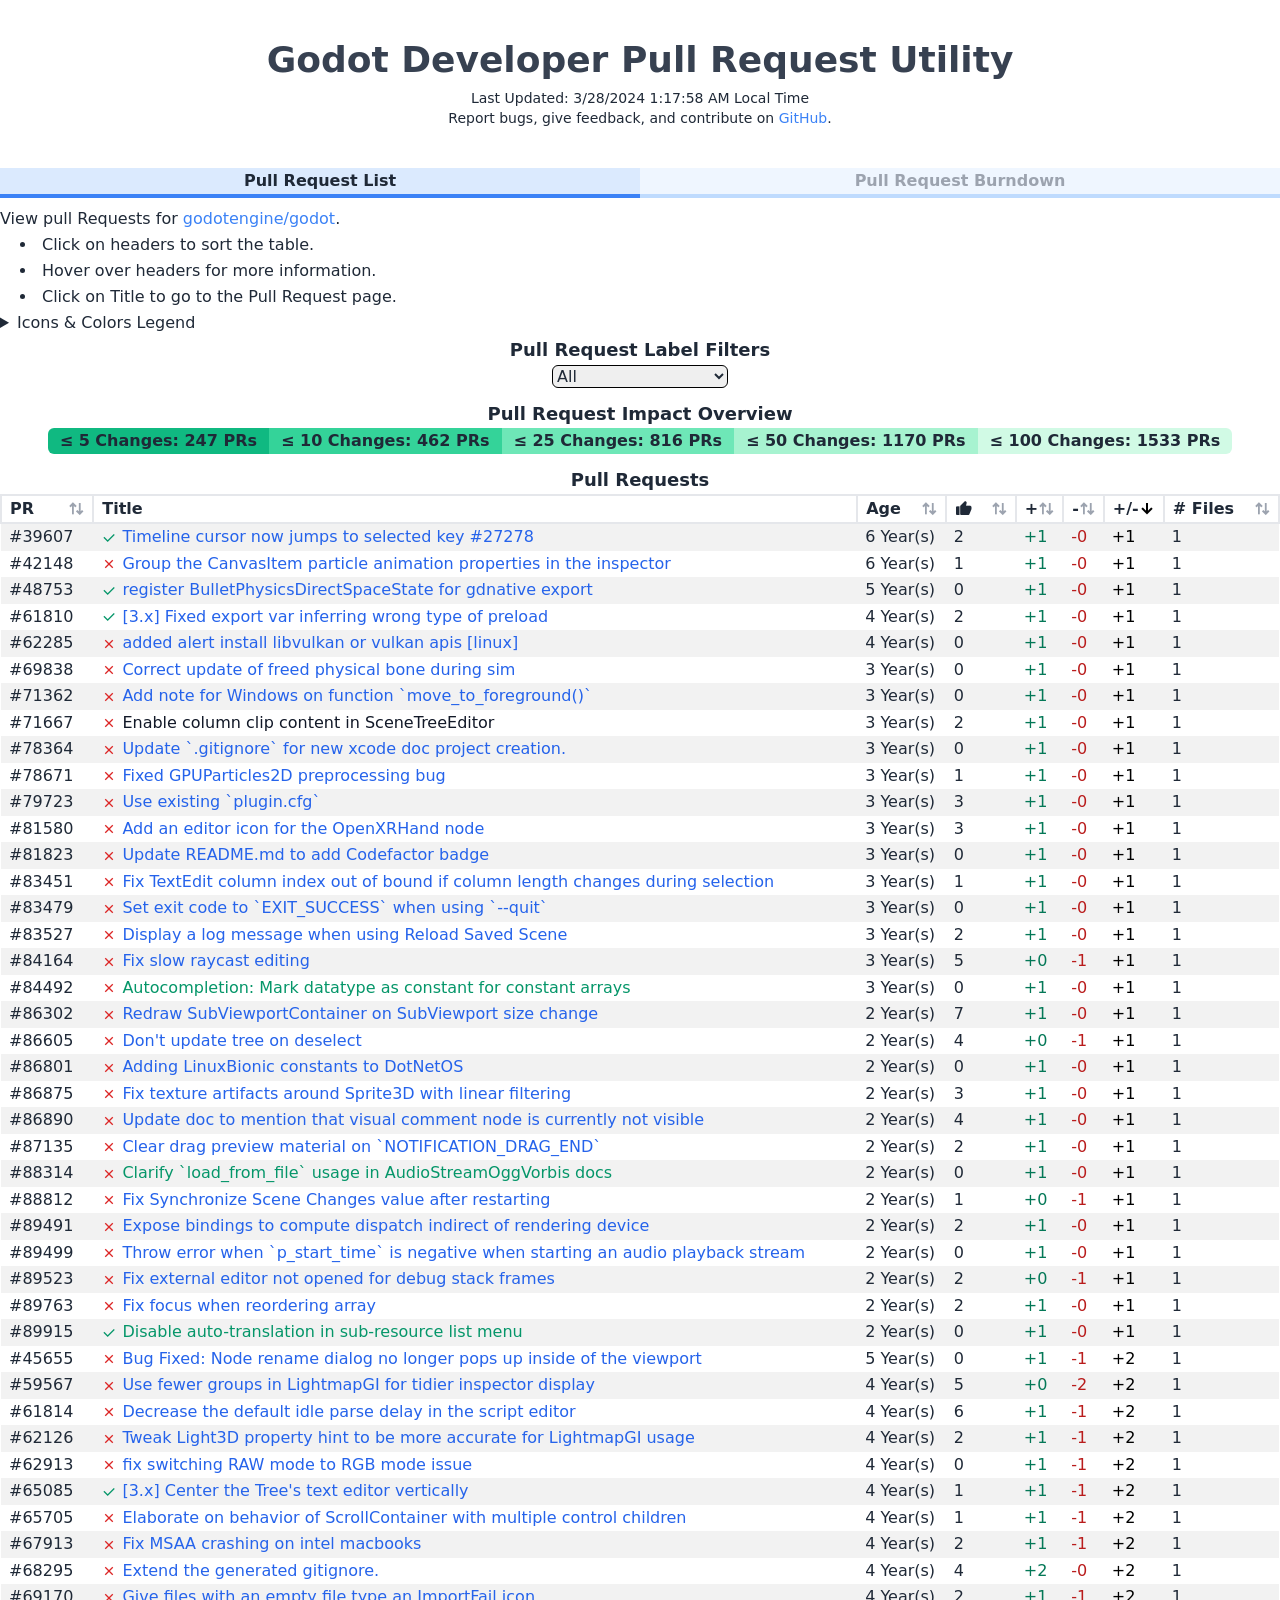
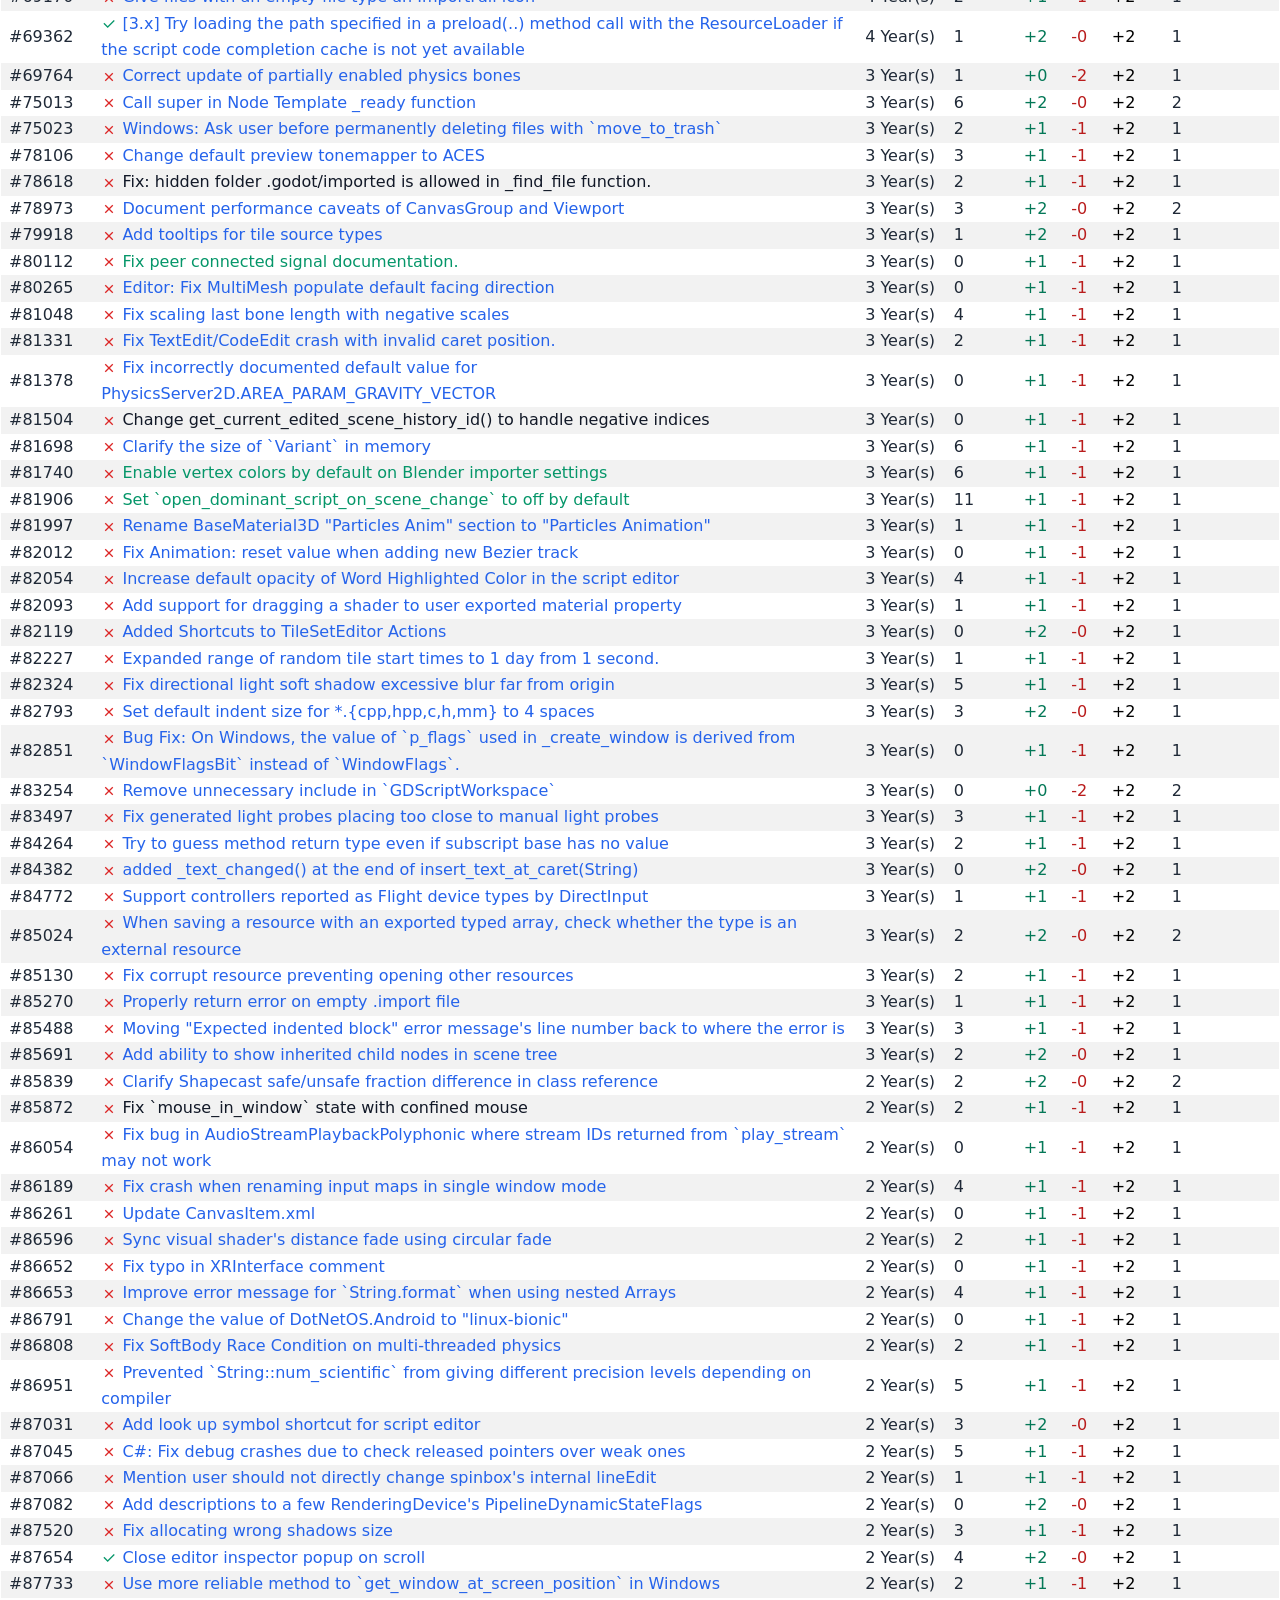
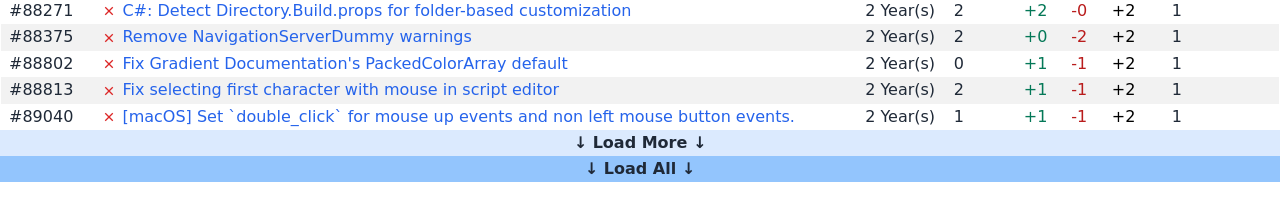
<file: index.html>
<!DOCTYPE html>
<html lang="en">
	<head>
		<meta charset="UTF-8" />
		<meta name="viewport" content="width=device-width, initial-scale=1.0" />
		<meta name="author" content="Godot Engine" />
		<meta name="description" content="View Godot Pull Requests" />
		<title>Godot Pull Requests</title>
		<link rel="icon" href="favicon.png" />
		<link rel="stylesheet" href="css/main.css" />
		<link rel="stylesheet" href="thirdparty/tailwind.min.css" />
		<link rel="stylesheet" href="thirdparty/remixicon/remixicon.css" />
		<script defer src="thirdparty/ky.umd.min.js"></script>
		<script defer src="thirdparty/alpine.min.js"></script>
		<script defer src="thirdparty/chartjs.min.js"></script>
		<script defer src="thirdparty/luxon.min.js"></script>
		<script defer src="thirdparty/chartjs-adapter-luxon.js"></script>
		<script defer src="thirdparty/chartjs-plugin-annotation.min.js"></script>
		<script src="js/index.js"></script>
	</head>
	<body
		x-data="page()"
		x-init="loadPrs()"
		class="max-w-screen-xl mx-auto font-sans leading-relaxed text-gray-800"
	>
		<main class="container mx-auto">
			<div class="my-10">
				<h1 class="font-bold text-4xl text-center text-gray-700">
					Godot Developer Pull Request Utility
				</h1>
				<p x-show="dataLoaded" class="mt-2 text-center text-sm">
					<span>Last Updated: </span>
					<span
						x-text="`${new Date(metadata.LastUpdated).toLocaleDateString()} ${new Date(metadata.LastUpdated).toLocaleTimeString()} Local Time`"
					></span>
				</p>

				<p class="text-center text-sm">
					Report bugs, give feedback, and contribute on
					<a
						class="text-blue-500"
						href="https://github.com/EricEzaM/godot-github-overview"
						>GitHub</a
					>.
				</p>
			</div>

			<div class="flex mb-2">
				<button
					@click="currentPage = 0"
					:class="{'border-blue-500 bg-blue-100': currentPage === 0, 'border-blue-200 bg-blue-50 text-gray-400 hover:text-gray-800': currentPage !== 0}"
					class="flex-1 border-b-4 font-bold"
				>
					Pull Request List
				</button>
				<button
					@click="currentPage = 1; generateBurndownPage()"
					:class="{'border-blue-500 bg-blue-100': currentPage === 1, 'border-blue-200 bg-blue-50 text-gray-400 hover:text-gray-800': currentPage !== 1}"
					class="flex-1 border-b-4 font-bold"
				>
					Pull Request Burndown
				</button>
			</div>

			<div x-show="currentPage === 0" class="mb-4">
				<p>
					View pull Requests for
					<a class="text-blue-500" href="https://github.com/godotengine/godot"
						>godotengine/godot</a
					>.
				</p>

				<ul class="list-disc list-inside pl-5">
					<li>Click on headers to sort the table.</li>
					<li>Hover over headers for more information.</li>
					<li>Click on Title to go to the Pull Request page.</li>
				</ul>

				<details>
					<summary>Icons & Colors Legend</summary>

					<div class="ml-1 pl-5 border-l-2 border-black">
						<p>
							<span class="text-blue-600">PR is ready for review</span> /
							<span class="text-gray-900">PR is in draft status</span> /
							<span class="text-green-600"
								>PR has been reviewed & approved</span
							>
						</p>
						<div>
							<i class="ri-check-line align-middle text-green-600"></i
							><span>PR is Mergeable</span>
						</div>
						<div>
							<i class="ri-close-line align-middle text-red-600"></i
							><span>PR is not Mergeable</span>
						</div>
					</div>
				</details>

				<div x-show="!dataLoaded" class="w-full text-center text-2xl mt-3">
					<span>Data Loading...</span>
					<i class="ml-3 absolute loading-spinner ri-refresh-fill"></i>
				</div>

				<template x-if="dataLoaded">
					<div>
						<div>
							<h3 class="text-center font-bold text-lg">
								Pull Request Label Filters
							</h3>
							<div class="text-center">
								<select
									class="mb-3 border border-black rounded-md"
									@change="onLabelFilterToggled($event.target.value)"
								>
									<option value="">All</option>

									<template
										x-for="prefix in [...new Set(labels.map(l => l.prefix))]"
									>
										<optgroup :label="prefix === '' ? 'General' : prefix">
											<template
												x-for="label in labels.filter(l => l.prefix == prefix)"
											>
												<option
													x-text="label.suffix"
													:value="label.name"
												></option>
											</template>
										</optgroup>
									</template>
								</select>
							</div>

							<h3 class="text-center font-bold text-lg">
								Pull Request Impact Overview
							</h3>
							<div class="flex mb-3">
								<div class="flex mx-auto">
									<div class="px-3 flex-initial bg-green-500 rounded-l-md">
										<span class="font-semibold">&leq; 5 Changes: </span>
										<span
											class="font-bold"
											x-text="`${prs.filter(pr => pr.changes <= 5).length} PRs`"
										></span>
									</div>
									<div class="px-3 flex-initial bg-green-400">
										<span class="font-semibold">&leq; 10 Changes: </span>
										<span
											class="font-bold"
											x-text="`${prs.filter(pr => pr.changes <= 10).length} PRs`"
										></span>
									</div>
									<div class="px-3 flex-initial bg-green-300">
										<span class="font-semibold">&leq; 25 Changes: </span>
										<span
											class="font-bold"
											x-text="`${prs.filter(pr => pr.changes <= 25).length} PRs`"
										></span>
									</div>
									<div class="px-3 flex-initial bg-green-200">
										<span class="font-semibold">&leq; 50 Changes: </span>
										<span
											class="font-bold"
											x-text="`${prs.filter(pr => pr.changes <= 50).length} PRs`"
										></span>
									</div>
									<div class="px-3 flex-initial bg-green-100 rounded-r-md">
										<span class="font-semibold">&leq; 100 Changes: </span>
										<span
											class="font-bold"
											x-text="`${prs.filter(pr => pr.changes <= 100).length} PRs`"
										></span>
									</div>
								</div>
							</div>
						</div>
						<h3 class="text-center font-bold text-lg">Pull Requests</h3>
						<table>
							<thead>
								<tr class="text-left">
									<th @click="sortPullRequests('number')">
										<div
											title="Pull Request Number. Higher = newer, lower = older."
										>
											<span>PR</span>
											<i x-spread="sortingIconClasses('number')"></i>
										</div>
									</th>
									<th>
										<div
											title="Title. Icon Tick = Mergeable, Icon Cross = Not Mergeable."
										>
											<span>Title</span>
										</div>
									</th>
									<th @click="sortPullRequests('createdAtUtc')">
										<div title="Time since Pull Request was created.">
											<span class="mr-5">Age</span>
											<i x-spread="sortingIconClasses('createdAtUtc')"></i>
										</div>
									</th>
									<th @click="sortPullRequests('totalPositiveReactions')">
										<div
											title="Total positive reactions on the Pull Request, with no double-counting of users who reacted multiple times."
										>
											<i class="mr-5 ri-thumb-up-fill"></i>
											<i
												x-spread="sortingIconClasses('totalPositiveReactions')"
											></i>
										</div>
									</th>
									<th @click="sortPullRequests('additions')">
										<div
											title="Number of lines of code added in the Pull Request."
										>
											<span>+</span>
											<i x-spread="sortingIconClasses('additions')"></i>
										</div>
									</th>
									<th @click="sortPullRequests('deletions')">
										<div
											title="Number of lines of code deleted in the Pull Request."
										>
											<span>-</span>
											<i x-spread="sortingIconClasses('deletions')"></i>
										</div>
									</th>
									<th @click="sortPullRequests('changes')">
										<div title="Additions + Deletions.">
											<span>+/-</span>
											<i x-spread="sortingIconClasses('changes')"></i>
										</div>
									</th>
									<th @click="sortPullRequests('changedFiles')">
										<div title="Number of files changed the Pull Request.">
											<span class="mr-5"># Files</span>
											<i x-spread="sortingIconClasses('changedFiles')"></i>
										</div>
									</th>
								</tr>
							</thead>
							<tbody>
								<template
									x-for="pr in prs.filter((pr, i) => i < numPrsToRender)"
									:key="pr.number"
								>
									<tr>
										<td class="pr-5">
											<a x-bind:href="pr.url" x-text="`#${pr.number}`"></a>
										</td>
										<td>
											<div class="inline" title="Mergeable?">
												<i
													x-show="pr.mergeable === 'MERGEABLE'"
													class="ri-check-line align-middle text-green-600"
												></i>
												<i
													x-show="pr.mergeable !== 'MERGEABLE'"
													class="ri-close-line align-middle text-red-600"
												></i>
											</div>
											<a
												x-bind:href="pr.url"
												x-text="pr.title"
												target="_blank"
												:class="{'text-blue-600': !pr.isDraft  && pr.reviewDecision !== 'APPROVED', 'text-gray-900': pr.isDraft && pr.reviewDecision !== 'APPROVED', 'text-green-600': !pr.isDraft && pr.reviewDecision === 'APPROVED'}"
											>
											</a>
										</td>
										<td class="whitespace-nowrap">
											<span x-text="getAge(pr.createdAtUtc)"></span>
										</td>
										<td>
											<span x-text="pr.totalPositiveReactions"></span>
										</td>
										<td>
											<span
												class="text-green-700"
												x-text="`+${pr.additions.toLocaleString()}`"
											></span>
										</td>
										<td>
											<span
												class="text-red-700"
												x-text="`-${pr.deletions.toLocaleString()}`"
											></span>
										</td>
										<td>
											<span
												class="text-black"
												x-text="`+${pr.changes.toLocaleString()}`"
											></span>
										</td>
										<td>
											<span
												x-text="`${pr.changedFiles.toLocaleString()}`"
											></span>
										</td>
									</tr>
								</template>
							</tbody>
						</table>
					</div>
				</template>
				<button
					x-show="prs.length > numPrsToRender"
					class="w-full bg-blue-100 font-bold"
					@click="numPrsToRender += 100"
				>
					&darr; Load More &darr;
				</button>
				<button
					x-show="prs.length > numPrsToRender"
					class="w-full bg-blue-300 font-bold"
					@click="numPrsToRender = Number.MAX_VALUE"
				>
					&darr; Load All &darr;
				</button>
			</div>

			<div x-show="currentPage === 1">
				<div style="position: relative">
					<canvas id="chart"></canvas>
				</div>
			</div>
		</main>
	</body>
</html>
</file>
<file: css/main.css>
table {
	border-spacing: 0px;
	border-collapse: collapse;
	width: 100%;
	max-width: 100%;
	background-color: transparent;
	text-align: left;
}

thead {
	font-weight: bold;
}

th {
	align-items: center;
	padding: 0 0.5rem;
	white-space: nowrap;
	cursor: pointer;
	border-width: 2px;
}

th > div {
	display: flex;
	justify-content: space-between;
}

tr:hover {
	background-color: hsla(0, 0%, 50%, 0.075);
}

tr:nth-child(even) {
	background-color: hsla(0, 0%, 50%, 0.1);
}

tr:nth-child(even):hover {
	background-color: hsla(0, 0%, 50%, 0.175);
}

th:hover {
	background-color: hsla(0, 0%, 50%, 0.175);
}

td {
	padding: 0 0.5rem;
}

a:hover {
	filter: brightness(117.5%);
}

a:active {
	filter: brightness(82.5%);
}

.loading-spinner {
	animation: spin 1s linear infinite;
}

@keyframes spin {
	100% {
		transform: rotate(360deg);
	}
}
</file>
